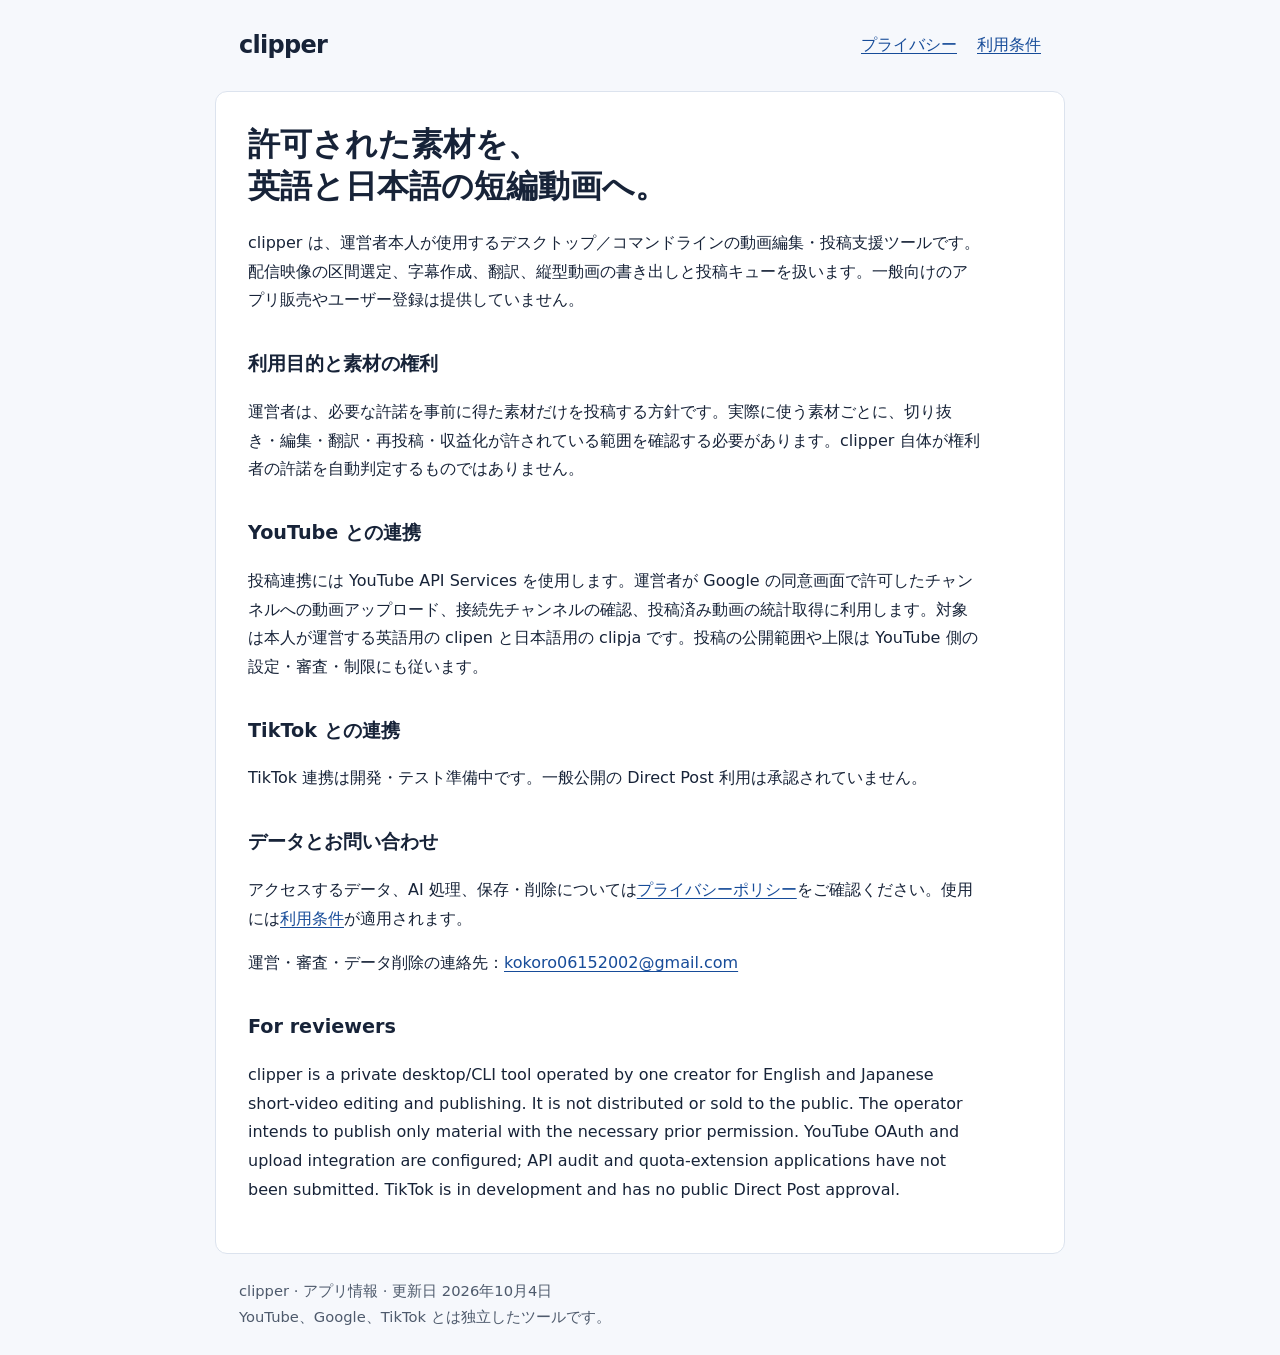
<file: index.html>
<!doctype html>
<html lang="ja"><head><meta charset="utf-8"><meta name="viewport" content="width=device-width,initial-scale=1"><title>clipper — アプリの説明</title><meta name="description" content="英語・日本語の短編動画を準備する個人用デスクトップツール clipper の説明。"><link rel="stylesheet" href="style.css"><meta name="google-site-verification" content="rwWmtwKM-xR57TwVlBbNaBeu5MrfqMcKhjzEuxQsTCQ" /></head><body>
<header><a class="brand" href="index.html">clipper</a><nav aria-label="メイン"><a href="privacy.html">プライバシー</a><a href="terms.html">利用条件</a></nav></header>
<main><h1>許可された素材を、<br>英語と日本語の短編動画へ。</h1>
<p>clipper は、運営者本人が使用するデスクトップ／コマンドラインの動画編集・投稿支援ツールです。配信映像の区間選定、字幕作成、翻訳、縦型動画の書き出しと投稿キューを扱います。一般向けのアプリ販売やユーザー登録は提供していません。</p>
<h2>利用目的と素材の権利</h2><p>運営者は、必要な許諾を事前に得た素材だけを投稿する方針です。実際に使う素材ごとに、切り抜き・編集・翻訳・再投稿・収益化が許されている範囲を確認する必要があります。clipper 自体が権利者の許諾を自動判定するものではありません。</p>
<h2>YouTube との連携</h2><p>投稿連携には YouTube API Services を使用します。運営者が Google の同意画面で許可したチャンネルへの動画アップロード、接続先チャンネルの確認、投稿済み動画の統計取得に利用します。対象は本人が運営する英語用の clipen と日本語用の clipja です。投稿の公開範囲や上限は YouTube 側の設定・審査・制限にも従います。</p>
<h2>TikTok との連携</h2><p>TikTok 連携は開発・テスト準備中です。一般公開の Direct Post 利用は承認されていません。</p>
<h2>データとお問い合わせ</h2><p>アクセスするデータ、AI 処理、保存・削除については<a href="privacy.html">プライバシーポリシー</a>をご確認ください。使用には<a href="terms.html">利用条件</a>が適用されます。</p><p>運営・審査・データ削除の連絡先：<a href="mailto:kokoro06152002@gmail.com">kokoro06152002@gmail.com</a></p>
<h2 lang="en">For reviewers</h2><p lang="en">clipper is a private desktop/CLI tool operated by one creator for English and Japanese short-video editing and publishing. It is not distributed or sold to the public. The operator intends to publish only material with the necessary prior permission. YouTube OAuth and upload integration are configured; API audit and quota-extension applications have not been submitted. TikTok is in development and has no public Direct Post approval.</p>
</main><footer>clipper · アプリ情報 · 更新日 2026年10月4日<br>YouTube、Google、TikTok とは独立したツールです。</footer></body></html>
</file>
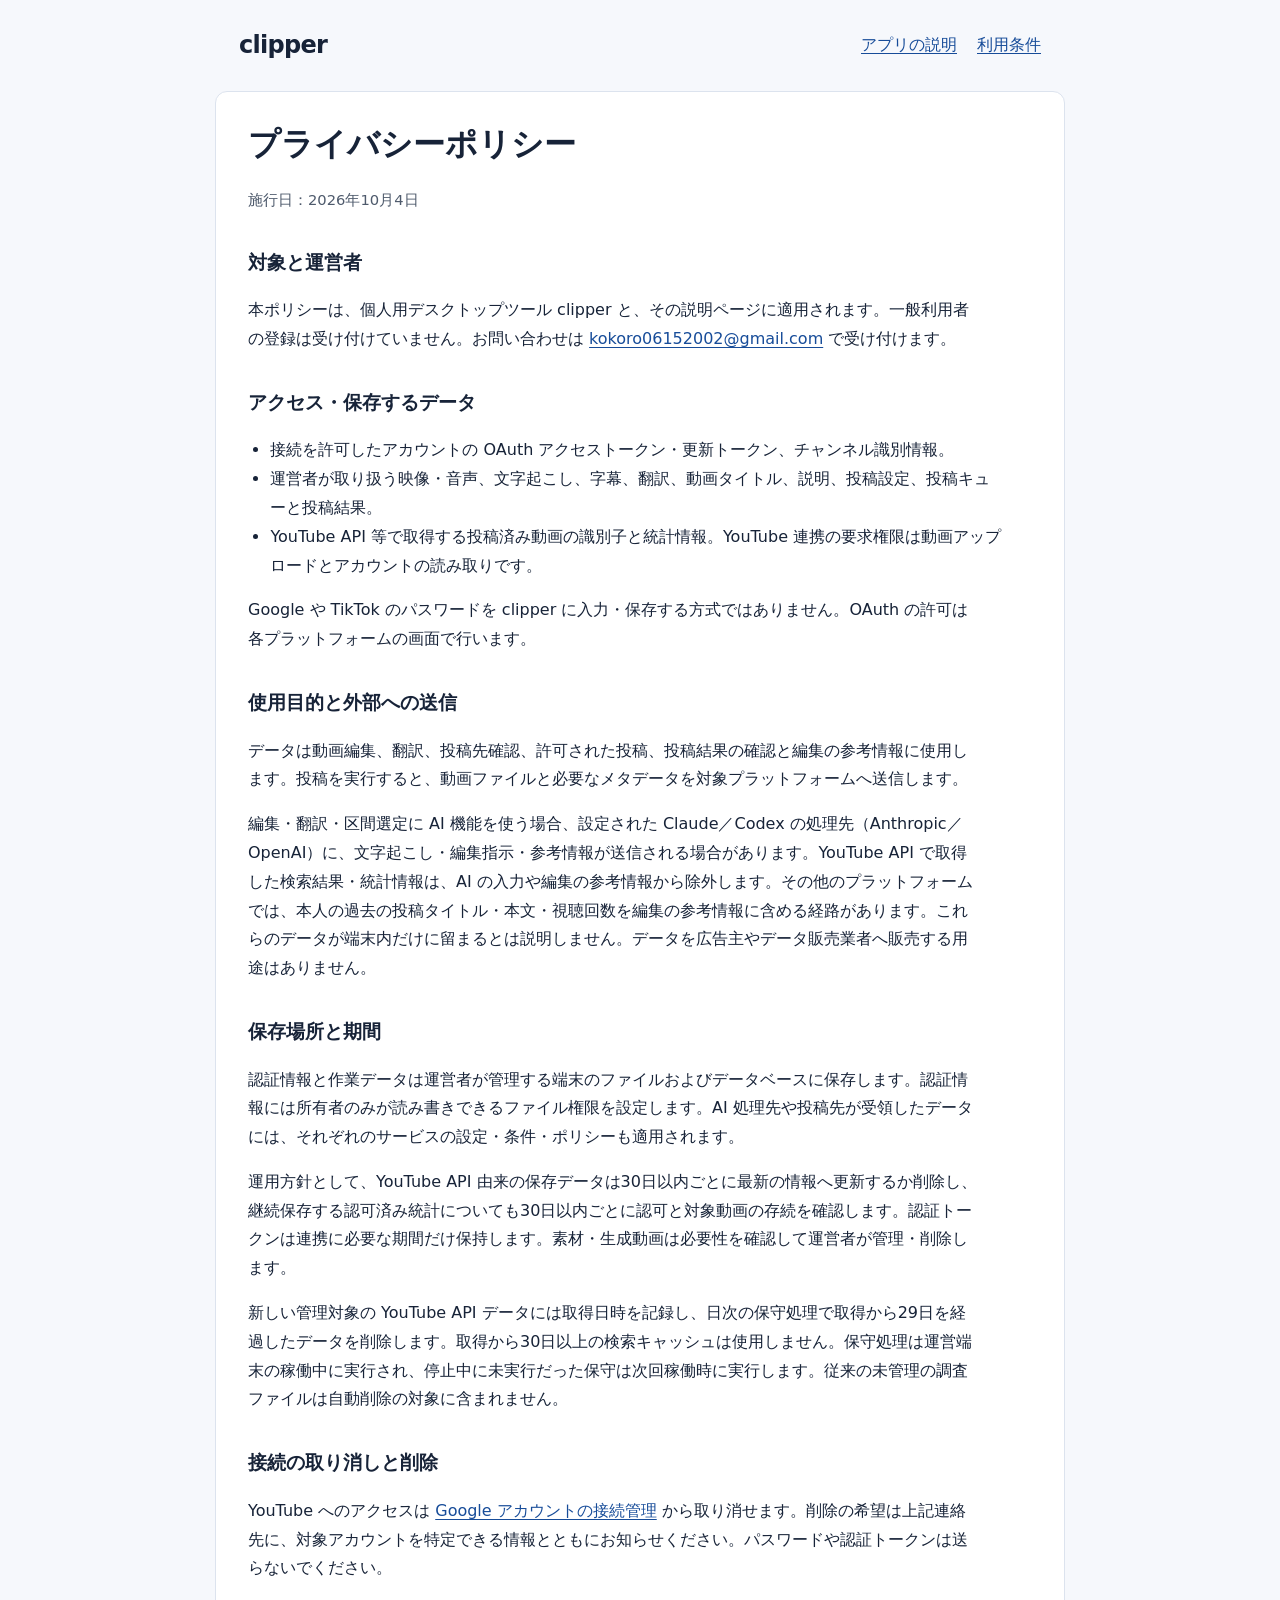
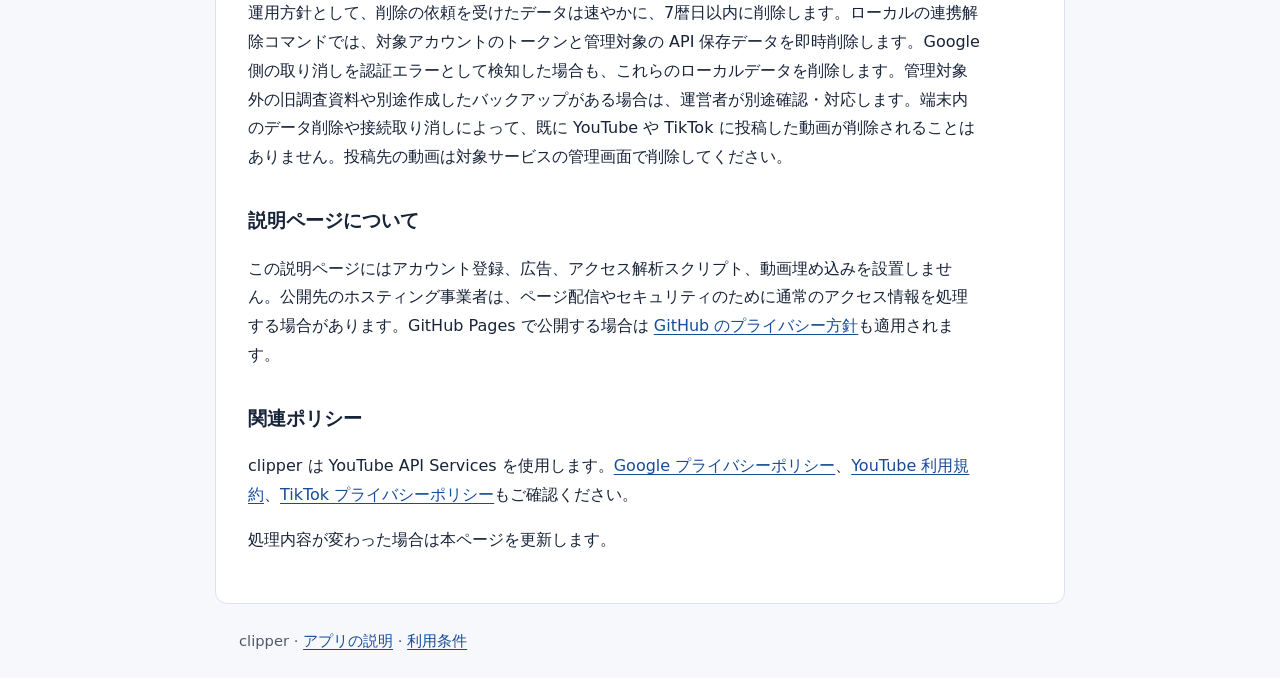
<file: privacy.html>
<!doctype html>
<html lang="ja"><head><meta charset="utf-8"><meta name="viewport" content="width=device-width,initial-scale=1"><title>プライバシーポリシー — clipper</title><link rel="stylesheet" href="style.css"></head><body>
<header><a class="brand" href="index.html">clipper</a><nav aria-label="メイン"><a href="index.html">アプリの説明</a><a href="terms.html">利用条件</a></nav></header>
<main><h1>プライバシーポリシー</h1><p class="muted">施行日：2026年10月4日</p>
<h2>対象と運営者</h2><p>本ポリシーは、個人用デスクトップツール clipper と、その説明ページに適用されます。一般利用者の登録は受け付けていません。お問い合わせは <a href="mailto:kokoro06152002@gmail.com">kokoro06152002@gmail.com</a> で受け付けます。</p>
<h2>アクセス・保存するデータ</h2><ul><li>接続を許可したアカウントの OAuth アクセストークン・更新トークン、チャンネル識別情報。</li><li>運営者が取り扱う映像・音声、文字起こし、字幕、翻訳、動画タイトル、説明、投稿設定、投稿キューと投稿結果。</li><li>YouTube API 等で取得する投稿済み動画の識別子と統計情報。YouTube 連携の要求権限は動画アップロードとアカウントの読み取りです。</li></ul>
<p>Google や TikTok のパスワードを clipper に入力・保存する方式ではありません。OAuth の許可は各プラットフォームの画面で行います。</p>
<h2>使用目的と外部への送信</h2><p>データは動画編集、翻訳、投稿先確認、許可された投稿、投稿結果の確認と編集の参考情報に使用します。投稿を実行すると、動画ファイルと必要なメタデータを対象プラットフォームへ送信します。</p><p>編集・翻訳・区間選定に AI 機能を使う場合、設定された Claude／Codex の処理先（Anthropic／OpenAI）に、文字起こし・編集指示・参考情報が送信される場合があります。YouTube API で取得した検索結果・統計情報は、AI の入力や編集の参考情報から除外します。その他のプラットフォームでは、本人の過去の投稿タイトル・本文・視聴回数を編集の参考情報に含める経路があります。これらのデータが端末内だけに留まるとは説明しません。データを広告主やデータ販売業者へ販売する用途はありません。</p>
<h2>保存場所と期間</h2><p>認証情報と作業データは運営者が管理する端末のファイルおよびデータベースに保存します。認証情報には所有者のみが読み書きできるファイル権限を設定します。AI 処理先や投稿先が受領したデータには、それぞれのサービスの設定・条件・ポリシーも適用されます。</p><p>運用方針として、YouTube API 由来の保存データは30日以内ごとに最新の情報へ更新するか削除し、継続保存する認可済み統計についても30日以内ごとに認可と対象動画の存続を確認します。認証トークンは連携に必要な期間だけ保持します。素材・生成動画は必要性を確認して運営者が管理・削除します。</p><p>新しい管理対象の YouTube API データには取得日時を記録し、日次の保守処理で取得から29日を経過したデータを削除します。取得から30日以上の検索キャッシュは使用しません。保守処理は運営端末の稼働中に実行され、停止中に未実行だった保守は次回稼働時に実行します。従来の未管理の調査ファイルは自動削除の対象に含まれません。</p>
<h2>接続の取り消しと削除</h2><p>YouTube へのアクセスは <a href="https://myaccount.google.com/permissions">Google アカウントの接続管理</a> から取り消せます。削除の希望は上記連絡先に、対象アカウントを特定できる情報とともにお知らせください。パスワードや認証トークンは送らないでください。</p><p>運用方針として、削除の依頼を受けたデータは速やかに、7暦日以内に削除します。ローカルの連携解除コマンドでは、対象アカウントのトークンと管理対象の API 保存データを即時削除します。Google 側の取り消しを認証エラーとして検知した場合も、これらのローカルデータを削除します。管理対象外の旧調査資料や別途作成したバックアップがある場合は、運営者が別途確認・対応します。端末内のデータ削除や接続取り消しによって、既に YouTube や TikTok に投稿した動画が削除されることはありません。投稿先の動画は対象サービスの管理画面で削除してください。</p>
<h2>説明ページについて</h2><p>この説明ページにはアカウント登録、広告、アクセス解析スクリプト、動画埋め込みを設置しません。公開先のホスティング事業者は、ページ配信やセキュリティのために通常のアクセス情報を処理する場合があります。GitHub Pages で公開する場合は <a href="https://docs.github.com/en/site-policy/privacy-policies/github-general-privacy-statement">GitHub のプライバシー方針</a>も適用されます。</p>
<h2>関連ポリシー</h2><p>clipper は YouTube API Services を使用します。<a href="https://policies.google.com/privacy">Google プライバシーポリシー</a>、<a href="https://www.youtube.com/t/terms">YouTube 利用規約</a>、<a href="https://www.tiktok.com/legal/page/row/privacy-policy/en">TikTok プライバシーポリシー</a>もご確認ください。</p><p>処理内容が変わった場合は本ページを更新します。</p>
</main><footer>clipper · <a href="index.html">アプリの説明</a> · <a href="terms.html">利用条件</a></footer></body></html>
</file>
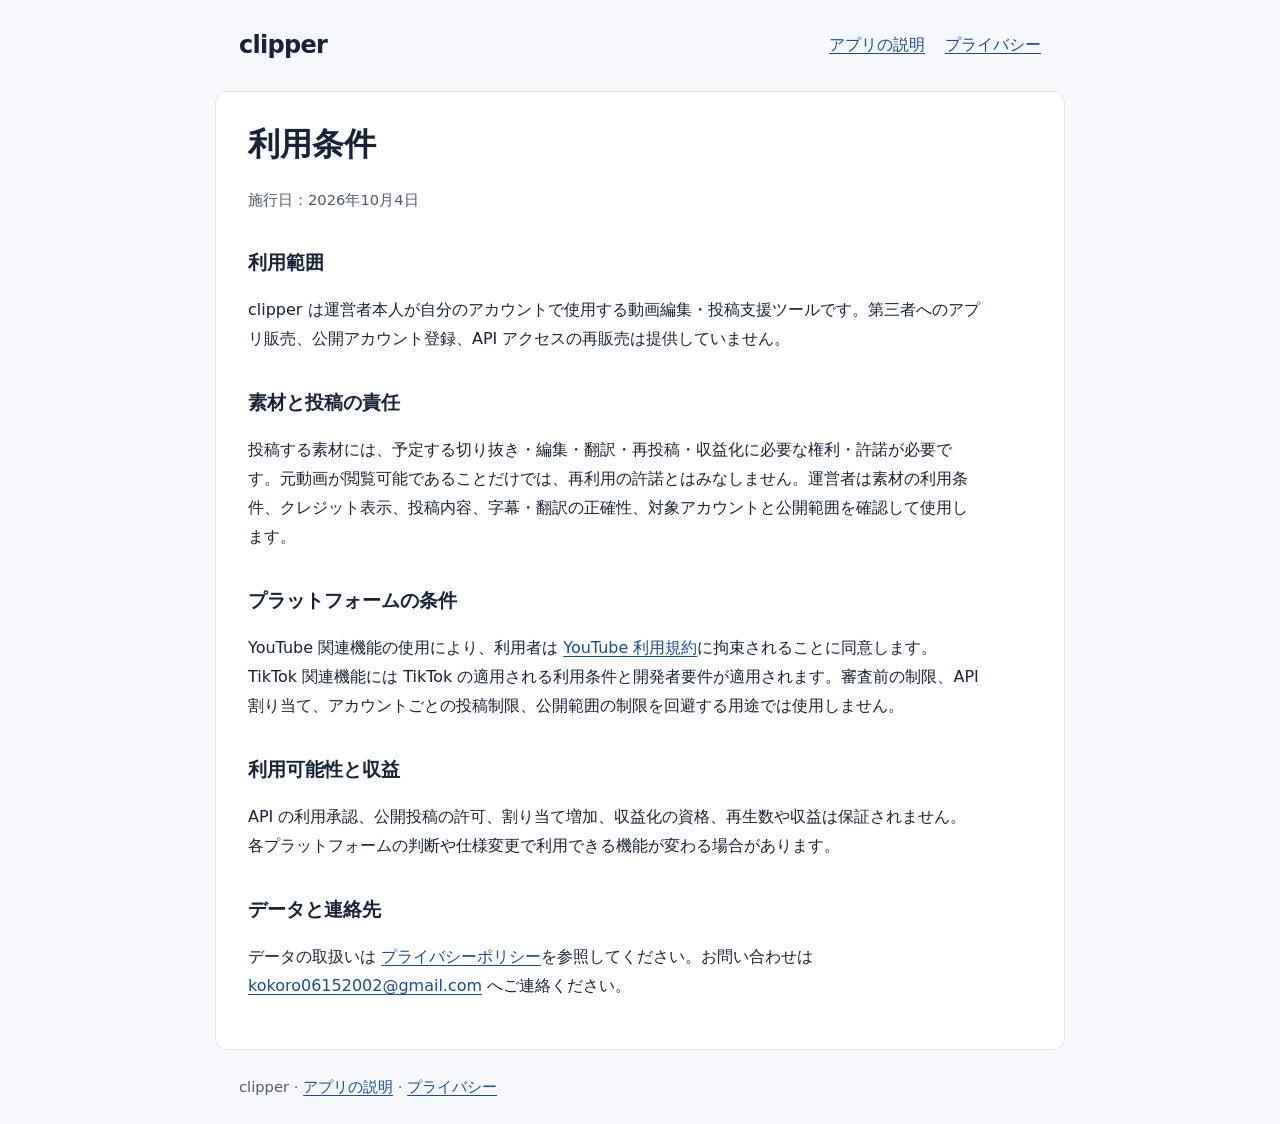
<file: terms.html>
<!doctype html>
<html lang="ja"><head><meta charset="utf-8"><meta name="viewport" content="width=device-width,initial-scale=1"><title>利用条件 — clipper</title><link rel="stylesheet" href="style.css"></head><body>
<header><a class="brand" href="index.html">clipper</a><nav aria-label="メイン"><a href="index.html">アプリの説明</a><a href="privacy.html">プライバシー</a></nav></header>
<main><h1>利用条件</h1><p class="muted">施行日：2026年10月4日</p>
<h2>利用範囲</h2><p>clipper は運営者本人が自分のアカウントで使用する動画編集・投稿支援ツールです。第三者へのアプリ販売、公開アカウント登録、API アクセスの再販売は提供していません。</p>
<h2>素材と投稿の責任</h2><p>投稿する素材には、予定する切り抜き・編集・翻訳・再投稿・収益化に必要な権利・許諾が必要です。元動画が閲覧可能であることだけでは、再利用の許諾とはみなしません。運営者は素材の利用条件、クレジット表示、投稿内容、字幕・翻訳の正確性、対象アカウントと公開範囲を確認して使用します。</p>
<h2>プラットフォームの条件</h2><p>YouTube 関連機能の使用により、利用者は <a href="https://www.youtube.com/t/terms">YouTube 利用規約</a>に拘束されることに同意します。TikTok 関連機能には TikTok の適用される利用条件と開発者要件が適用されます。審査前の制限、API 割り当て、アカウントごとの投稿制限、公開範囲の制限を回避する用途では使用しません。</p>
<h2>利用可能性と収益</h2><p>API の利用承認、公開投稿の許可、割り当て増加、収益化の資格、再生数や収益は保証されません。各プラットフォームの判断や仕様変更で利用できる機能が変わる場合があります。</p>
<h2>データと連絡先</h2><p>データの取扱いは <a href="privacy.html">プライバシーポリシー</a>を参照してください。お問い合わせは <a href="mailto:kokoro06152002@gmail.com">kokoro06152002@gmail.com</a> へご連絡ください。</p>
</main><footer>clipper · <a href="index.html">アプリの説明</a> · <a href="privacy.html">プライバシー</a></footer></body></html>
</file>
<file: style.css>
:root{color-scheme:light;font-family:system-ui,-apple-system,"Segoe UI",sans-serif;color:#172338;background:#f6f8fc;line-height:1.8}*{box-sizing:border-box}body{margin:0}a{color:#174c99;text-underline-offset:.18em}a:focus-visible{outline:3px solid #174c99;outline-offset:4px}header,main,footer{max-width:850px;margin:auto;padding:24px}header{display:flex;align-items:center;justify-content:space-between;gap:20px;flex-wrap:wrap}.brand{font-size:1.5rem;font-weight:750;letter-spacing:-.03em;color:#172338;text-decoration:none}nav{display:flex;gap:20px;flex-wrap:wrap}main{background:white;border:1px solid #dce3ee;border-radius:12px;margin-bottom:24px;padding:32px}h1{font-size:2rem;line-height:1.3;margin-top:0}h2{font-size:1.2rem;margin-top:2rem}p,li{max-width:72ch}.notice{background:#fff5d8;border-left:4px solid #946200;padding:12px 16px;margin:0 0 24px}.muted,footer{color:#4e5a6c;font-size:.92rem}code{overflow-wrap:anywhere}footer{padding-top:0}ul{padding-left:1.4rem}@media(max-width:600px){header,footer{padding:18px}main{margin:0 12px 24px;padding:22px}h1{font-size:1.7rem}nav{gap:14px}}
</file>
